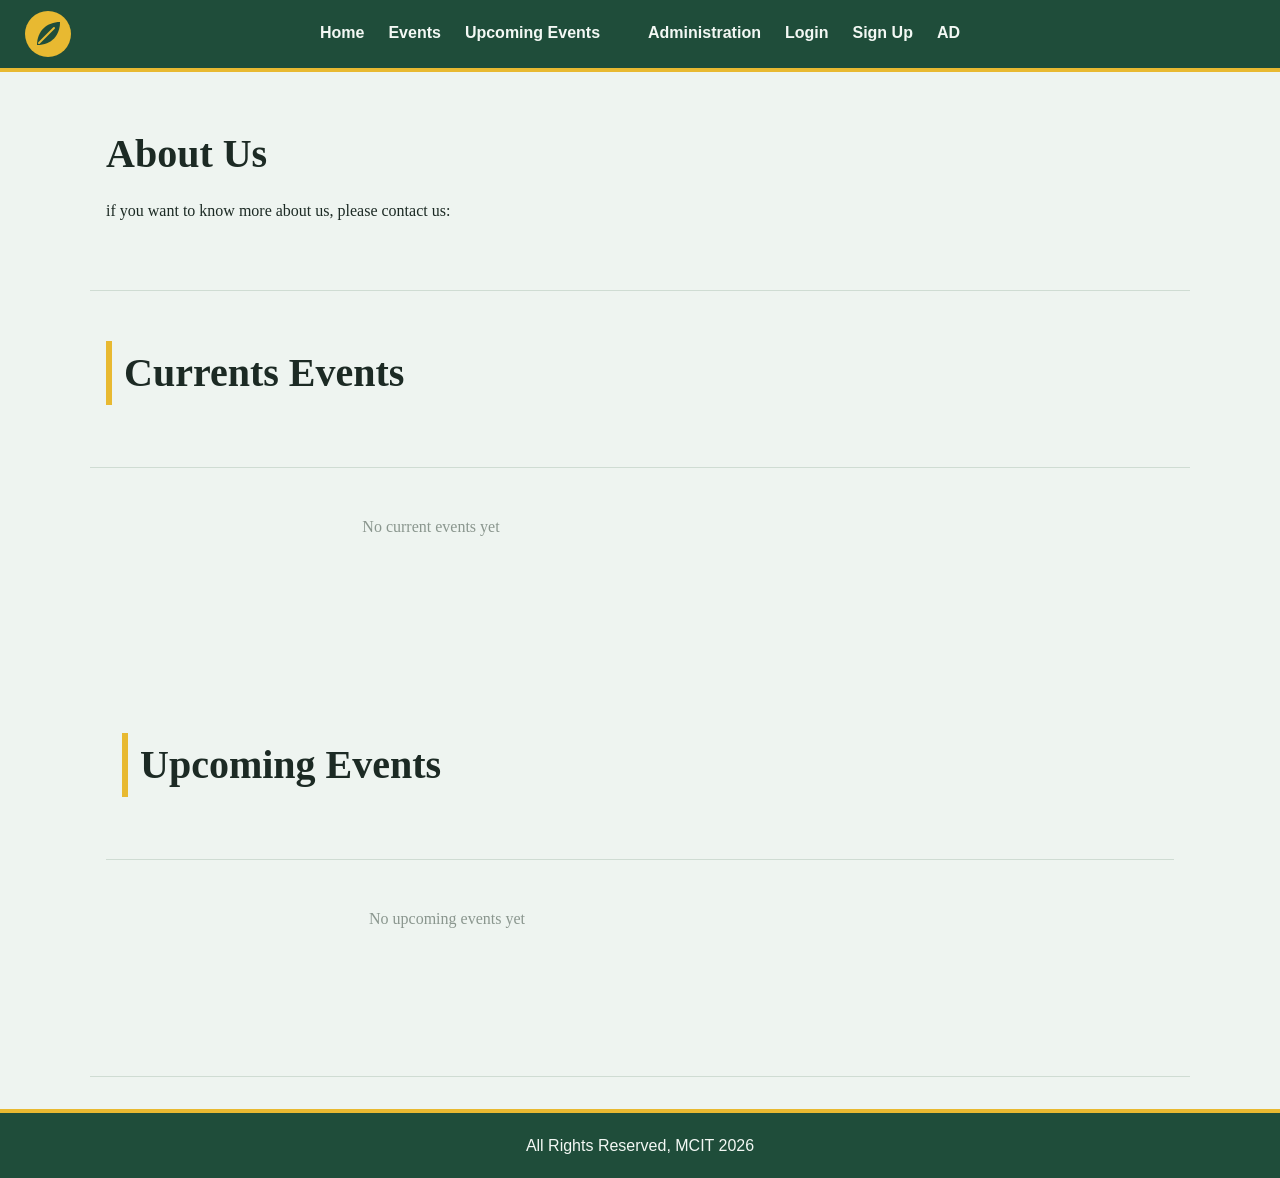
<file: index.html>
<!DOCTYPE html>
<html lang="en">
<head>
    <meta charset="UTF-8">
    <meta name="viewport" content="width=device-width, initial-scale=1.0">
        <link rel="stylesheet" href="index.css">
    <title>MCIT Home</title>
</head>
<body>

    <header>
   <img src="logo.svg" alt="Logo" class="logo">
    <nav class="nav_main">
        <ul>
                <li><a href="index.html">Home</a></li>
                <li><a href="Events.html"> Events</a></li>
                <li><a href="upcoming_events"> Upcoming Events<a></li>
                <li><a href="administration_login.html"> Administration</a></li>
                <li><a href="login.html"> Login</a></li>
                <li><a href="signup.html"> Sign Up</a></li>
                <li><a href="administration.html"> AD</a></li>
        </ul>
    </nav>
   </header>

   <br> <br> <br> <br>

  <Section class="about_us"> 
  <h1>About Us</h1>
<p> if you want to know more about us, please contact us: </p>
</Section>

<br> <br> <br> <br>

<section class="events">
    <h1>Currents Events</h1>
</section>
<div id="currentContainer" class="container"></div>
<section class="upcoming_events">

<section class="upcoming_events">
    <h1>Upcoming Events</h1>
</section>
<div id="upcomingContainer" class="container"></div>
</section>


<script src="events-store.js"></script>
<script src="index.js"></script>


<footer>
    <br> <br> <p><h2> All Rights Reserved, MCIT 2026 </h2></p>
</footer>

    <script src="events-store.js"></script>
    <script src="home.js"></script>
    <script src="index.js"></script>
</body>

</body>
</html>
</file>
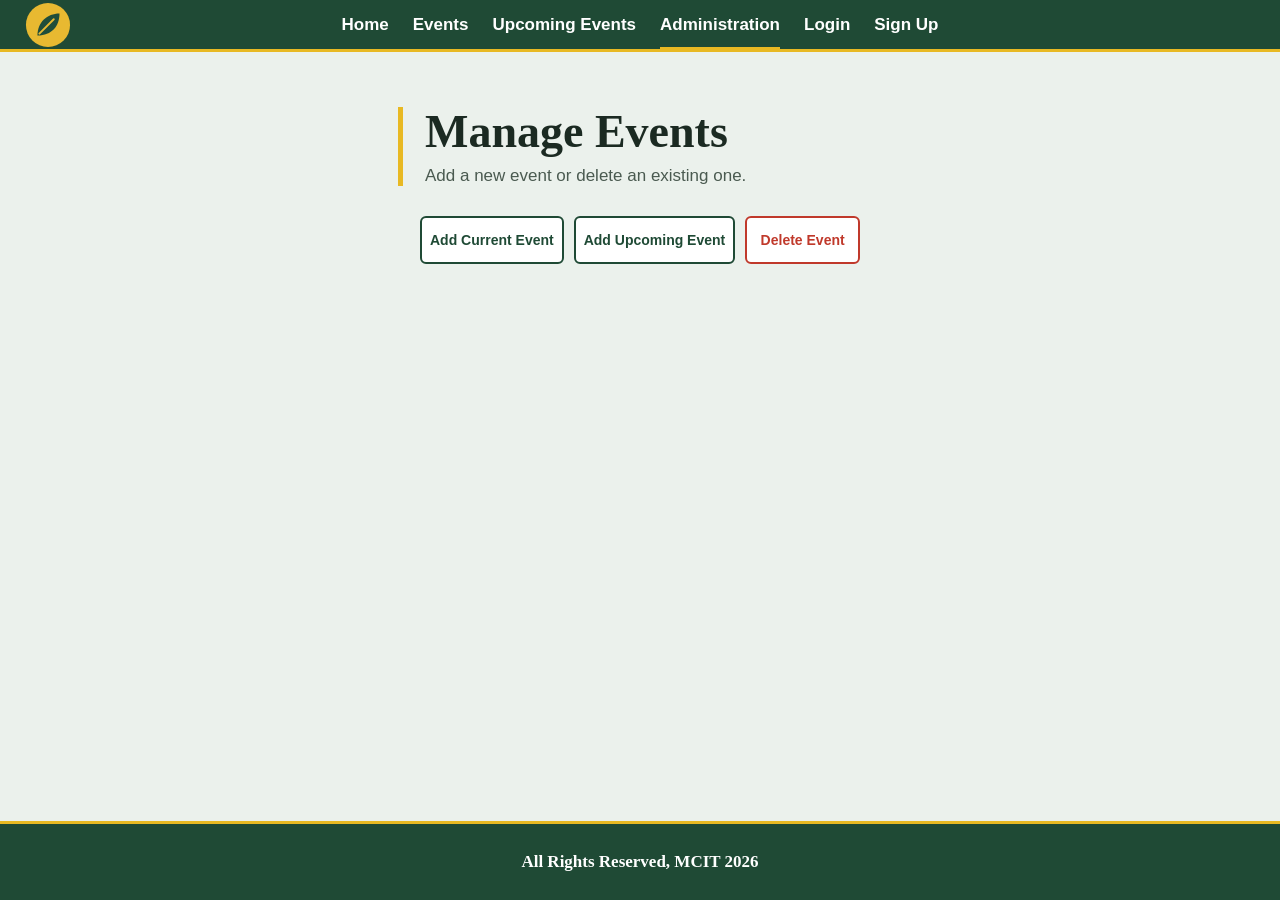
<file: administration.html>
<!DOCTYPE html>
<html lang="en">
<head>
    <meta charset="UTF-8">
    <meta name="viewport" content="width=device-width, initial-scale=1.0">
    <link rel="stylesheet" href="administration.css">
    <title>MCIT Administration</title>
</head>

<body>

    <header class="site-header">
        <img src="logo.svg" alt="Logo" class="logo">
        <nav class="nav_main">
            <ul>
                <li><a href="index.html">Home</a></li>
                <li><a href="Events.html">Events</a></li>
                <li><a href="upcoming_events.html">Upcoming Events</a></li>
                <li><a href="administration.html" class="active">Administration</a></li>
                <li><a href="login.html">Login</a></li>
                <li><a href="signup.html">Sign Up</a></li>
            </ul>
        </nav>
    </header>

    <main>
        <div class="page-wrap">
            <div class="page-title">
                <h1>Manage Events</h1>
                <p>Add a new event or delete an existing one.</p>
            </div>

            <div class="type-choice">
                <a href="administration_current_events.html" class="type-btn">Add Current Event</a>
                <a href="administration_upcoming_events.html" class="type-btn">Add Upcoming Event</a>
                <a href="administration_delete_events.html" class="type-btn delete"> Delete Event</a>
            </div>
        </div>
    </main>

    <footer class="site-footer">
        <h2>All Rights Reserved, MCIT 2026</h2>
    </footer>
 <script src="administration.js"></script>
</body>
</html>
</file>
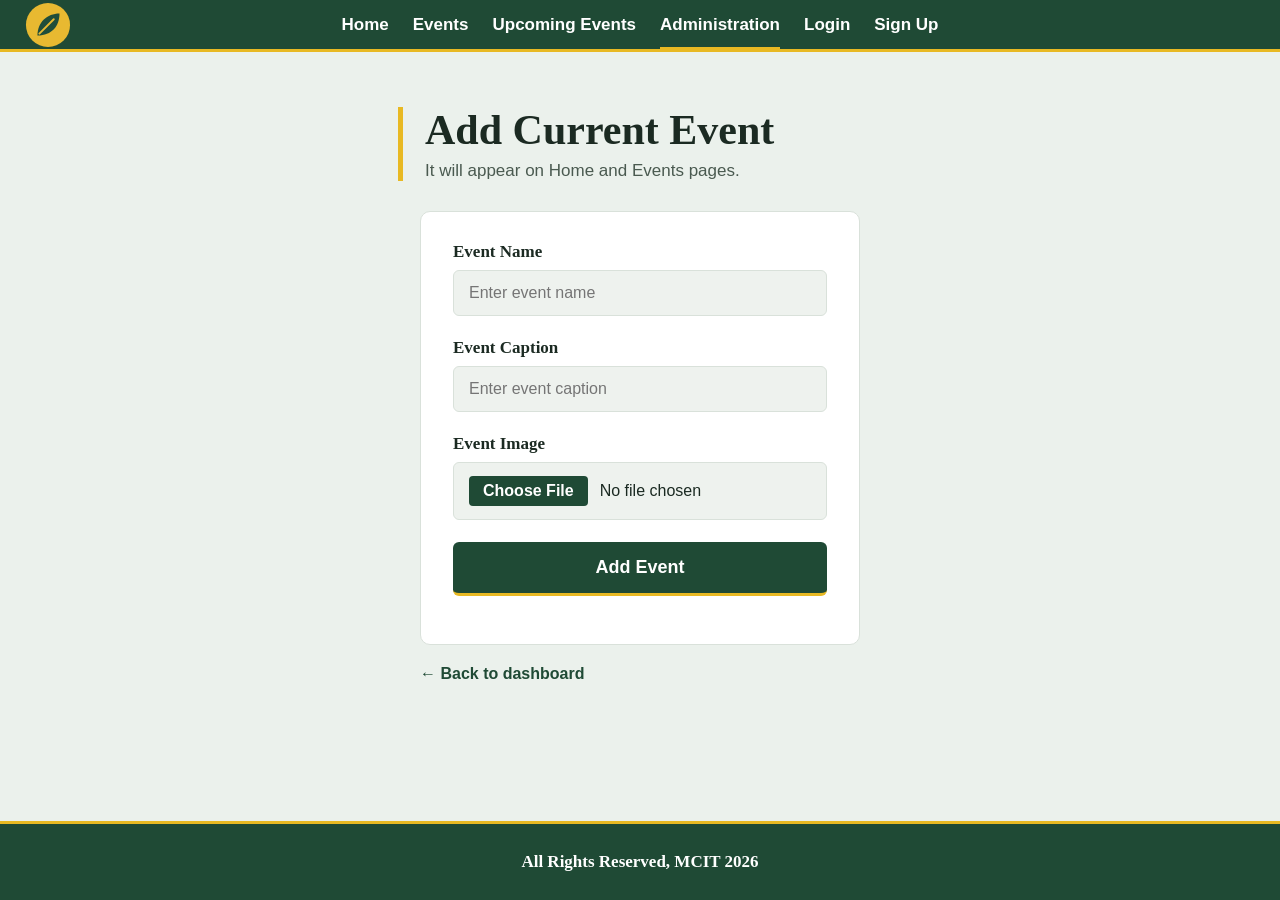
<file: administration_current_events.html>
<!DOCTYPE html>
<html lang="en">
<head>
    <meta charset="UTF-8">
    <meta name="viewport" content="width=device-width, initial-scale=1.0">
    <link rel="stylesheet" href="administration_current_events.css">
    <title>MCIT Add Current Event</title>
</head>

<body>

    <header class="site-header">
        <img src="logo.svg" alt="Logo" class="logo">
        <nav class="nav_main">
            <ul>
                <li><a href="index.html">Home</a></li>
                <li><a href="Events.html">Events</a></li>
                <li><a href="upcoming_events.html">Upcoming Events</a></li>
                <li><a href="administration.html" class="active">Administration</a></li>
                <li><a href="login.html">Login</a></li>
                <li><a href="signup.html">Sign Up</a></li>
            </ul>
        </nav>
    </header>

    <main>
        <div class="page-wrap">
            <div class="page-title">
                <h1>Add Current Event</h1>
                <p>It will appear on Home and Events pages.</p>
            </div>

            <form id="eventForm" class="card">
                <label for="name">Event Name</label>
                <input type="text" id="name" placeholder="Enter event name" required>

                <label for="caption">Event Caption</label>
                <input type="text" id="caption" placeholder="Enter event caption" required>

                <label for="image">Event Image</label>
                <input type="file" id="image" accept="image/*" required>

                <button type="submit" class="btn">Add Event</button>
                <p id="msg"></p>
            </form>

            <a href="administration.html" class="back-link">← Back to dashboard</a>
        </div>
    </main>

    <footer class="site-footer">
        <h2>All Rights Reserved, MCIT 2026</h2>
    </footer>

    <script src="events-store.js"></script>
    <script src="administration_current_events.js"></script>
</body>
</html>
</file>
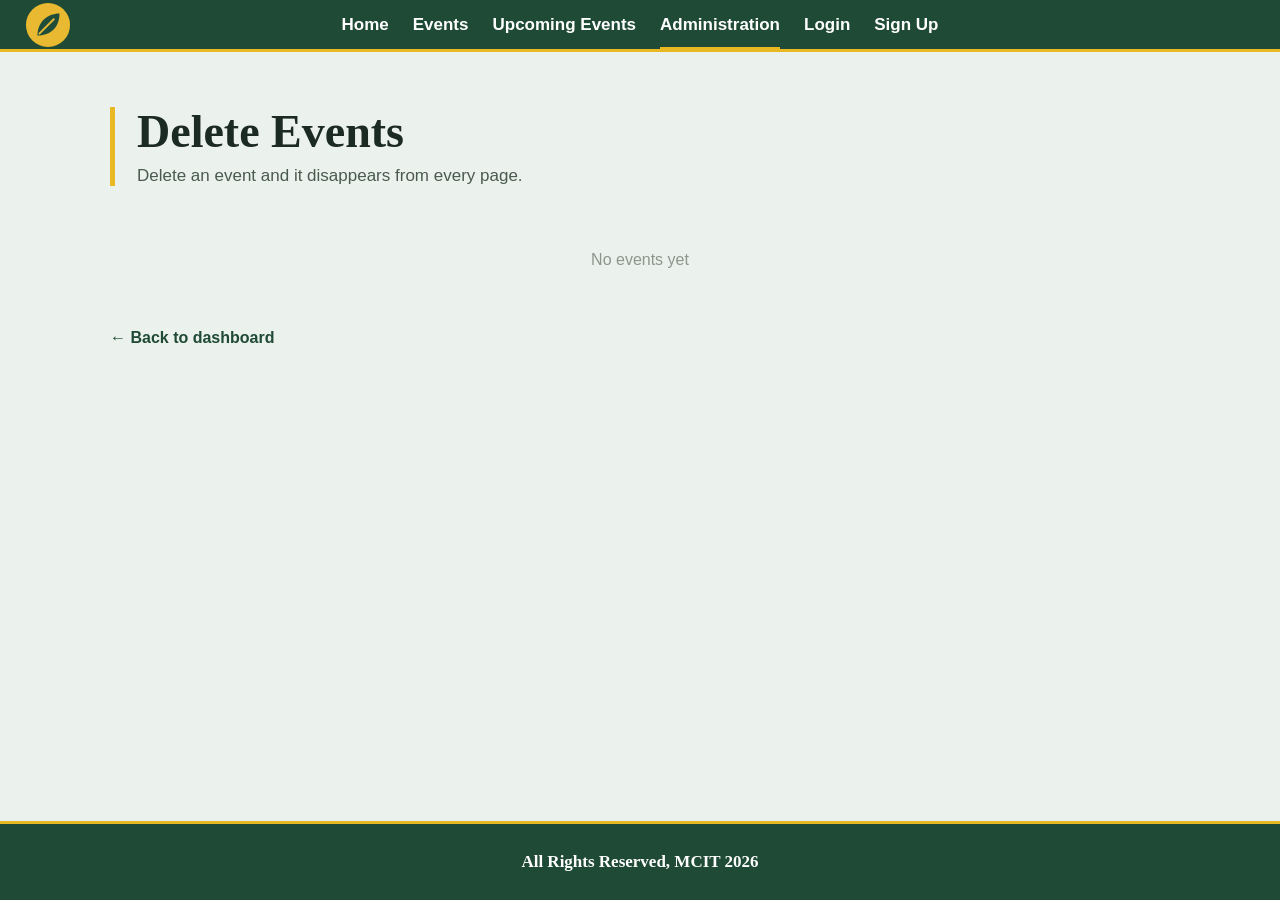
<file: administration_delete_events.html>
<!DOCTYPE html>
<html lang="en">
<head>
    <meta charset="UTF-8">
    <meta name="viewport" content="width=device-width, initial-scale=1.0">
    <link rel="stylesheet" href="administration_delete_events.css">
    <title>MCIT Delete Events</title>
</head>

<body>

    <header class="site-header">
        <img src="logo.svg" alt="Logo" class="logo">
        <nav class="nav_main">
            <ul>
                <li><a href="index.html">Home</a></li>
                <li><a href="Events.html">Events</a></li>
                <li><a href="upcoming_events.html">Upcoming Events</a></li>
                <li><a href="administration.html" class="active">Administration</a></li>
                <li><a href="login.html">Login</a></li>
                <li><a href="signup.html">Sign Up</a></li>
            </ul>
        </nav>
    </header>

    <main>
        <div class="page-title">
            <h1>Delete Events</h1>
            <p>Delete an event and it disappears from every page.</p>
        </div>

        <div id="eventsContainer" class="events-grid"></div>

        <a href="administration.html" class="back-link">← Back to dashboard</a>
    </main>

    <footer class="site-footer">
        <h2>All Rights Reserved, MCIT 2026</h2>
    </footer>

    <script src="events-store.js"></script>
    <script src="administration_delete_events.js"></script>
</body>
</html>
</file>
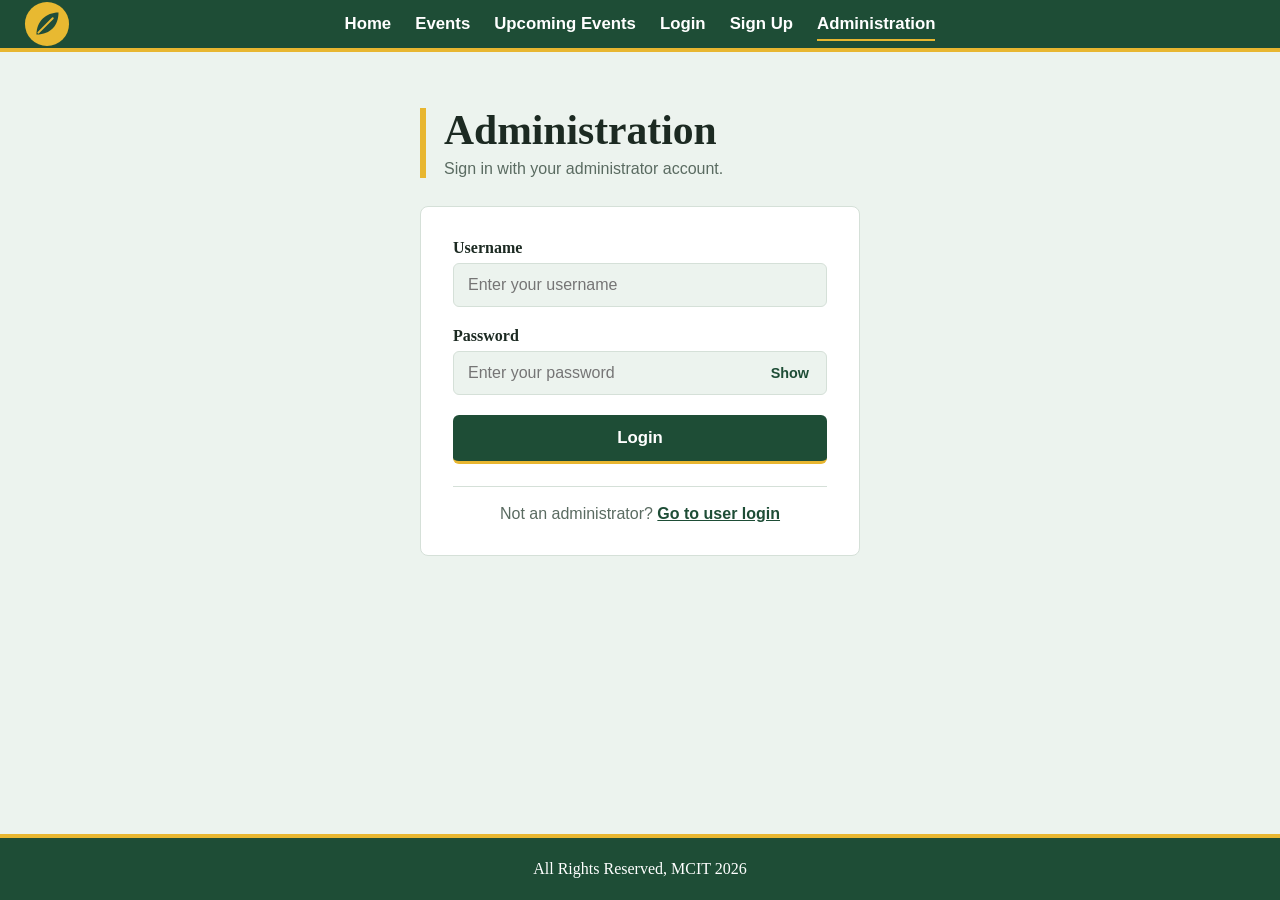
<file: administration_login.html>
<!DOCTYPE html>
<html lang="en">
<head>
    <meta charset="UTF-8">
    <meta name="viewport" content="width=device-width, initial-scale=1.0">
    <link rel="stylesheet" href="administration_login.css">
    <title>MCIT Administration Login</title>
</head>
<body>

<header>
    <a href="index.html"><img src="logo.svg" alt="MCIT logo" class="logo"></a>
    <nav class="nav_main">
        <ul>
            <li><a href="index.html">Home</a></li>
            <li><a href="Events.html">Events</a></li>
            <li><a href="upcoming_events.html">Upcoming Events</a></li>
            <li><a href="login.html">Login</a></li>
            <li><a href="signup.html">Sign Up</a></li>
            <li><a href="administration_login.html" aria-current="page">Administration</a></li>
        </ul>
    </nav>
</header>

<main>
    <div class="page-title">
        <h1>Administration</h1>
        <p>Sign in with your administrator account.</p>
    </div>

    <form class="login-form" method="post" action="#">
        <div class="field">
            <label for="username">Username</label>
            <input type="text" id="username" name="name" placeholder="Enter your username" autocomplete="username" required>
        </div>

        <div class="field">
            <label for="password">Password</label>
            <div class="password-wrap">
                <input type="password" id="password" name="password" placeholder="Enter your password" autocomplete="current-password" required>
                <button type="button" class="toggle-pass" id="togglePass" aria-label="Show password">Show</button>
            </div>
        </div>

        <input type="submit" value="Login">

        <p class="form-note">Not an administrator? <a href="login.html">Go to user login</a></p>
    </form>
</main>

<footer>
    <h2>All Rights Reserved, MCIT 2026</h2>
</footer>

<script src="administration_login.js"></script>

</body>
</html>
</file>
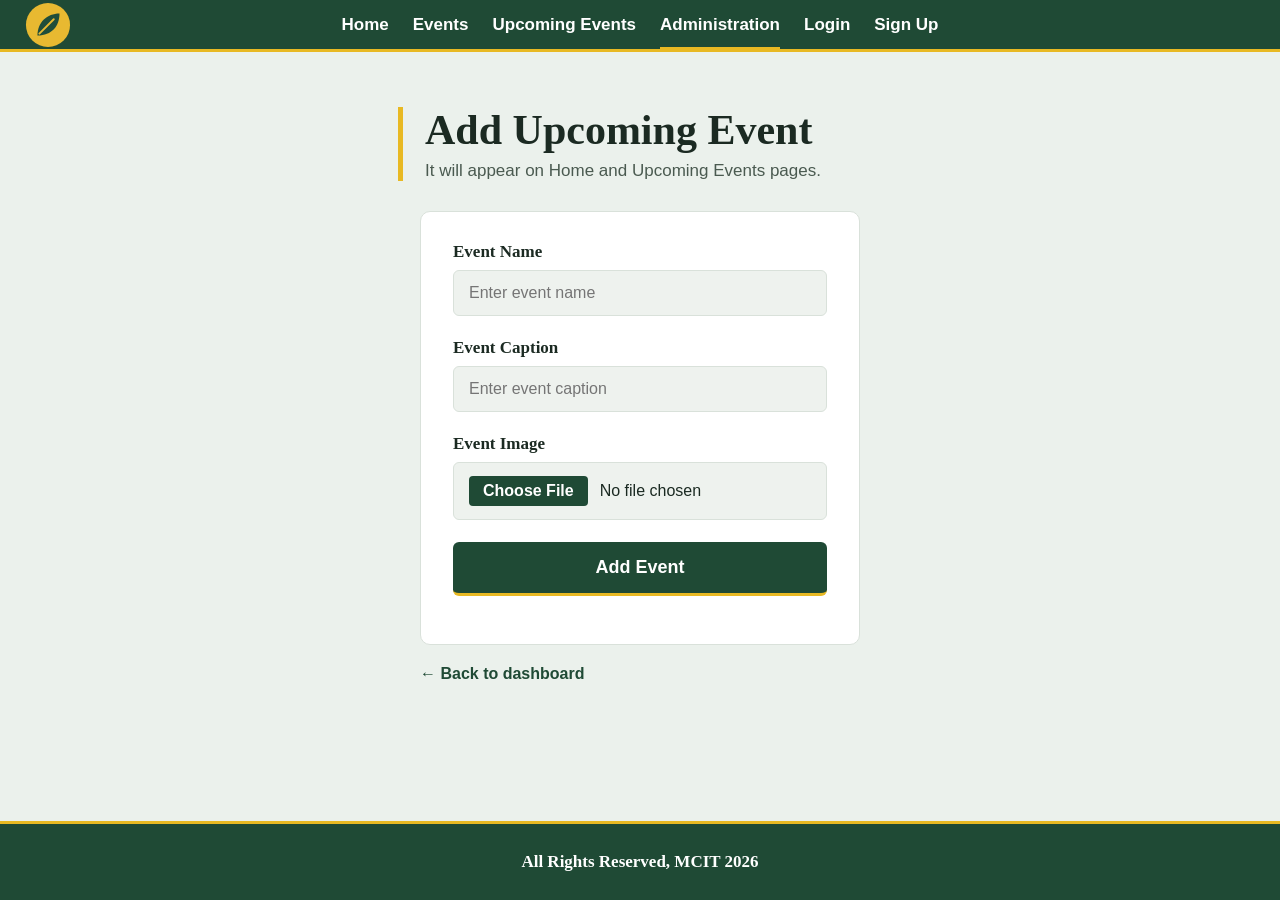
<file: administration_upcoming_events.html>
<!DOCTYPE html>
<html lang="en">
<head>
    <meta charset="UTF-8">
    <meta name="viewport" content="width=device-width, initial-scale=1.0">
    <link rel="stylesheet" href="administration_upcoming_events.css">
    <title>MCIT Add Upcoming Event</title>
</head>

<body>

    <header class="site-header">
        <img src="logo.svg" alt="Logo" class="logo">
        <nav class="nav_main">
            <ul>
                <li><a href="index.html">Home</a></li>
                <li><a href="Events.html">Events</a></li>
                <li><a href="upcoming_events.html">Upcoming Events</a></li>
                <li><a href="administration.html" class="active">Administration</a></li>
                <li><a href="login.html">Login</a></li>
                <li><a href="signup.html">Sign Up</a></li>
            </ul>
        </nav>
    </header>

    <main>
        <div class="page-wrap">
            <div class="page-title">
                <h1>Add Upcoming Event</h1>
                <p>It will appear on Home and Upcoming Events pages.</p>
            </div>

            <form id="eventForm" class="card">
                <label for="name">Event Name</label>
                <input type="text" id="name" placeholder="Enter event name" required>

                <label for="caption">Event Caption</label>
                <input type="text" id="caption" placeholder="Enter event caption" required>

                <label for="image">Event Image</label>
                <input type="file" id="image" accept="image/*" required>

                <button type="submit" class="btn">Add Event</button>
                <p id="msg"></p>
            </form>

            <a href="administration.html" class="back-link">← Back to dashboard</a>
        </div>
    </main>

    <footer class="site-footer">
        <h2>All Rights Reserved, MCIT 2026</h2>
    </footer>

    <script src="events-store.js"></script>
    <script src="administration_upcoming_events.js"></script>
</body>
</html>
</file>
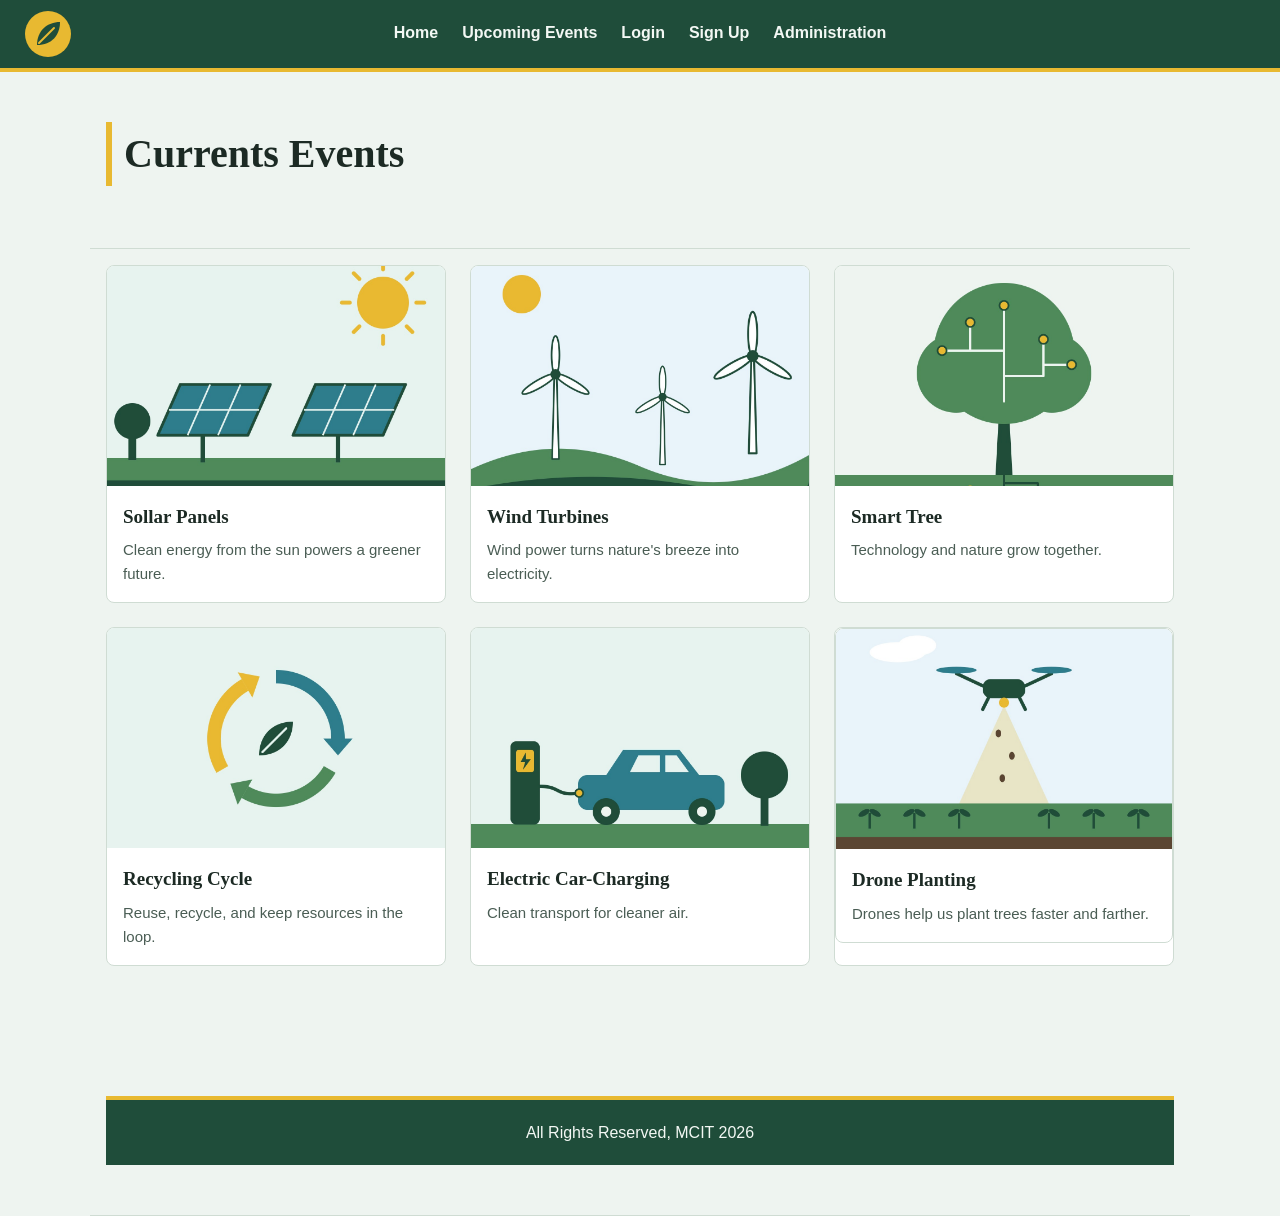
<file: events.html>
<!DOCTYPE html>
<html lang="en">
<head>
    <meta charset="UTF-8">
    <meta name="viewport" content="width=device-width, initial-scale=1.0">
            <link rel="stylesheet" href="index.css">
    <title>MCIT Current Events</title>
</head>
<body>
    
    <header>
   <img src="logo.svg" alt="Logo" class="logo">
    <nav class="nav_main">
        <ul>
                <li><a href="index.html"> Home</a></li>
                <li><a href="upcoming_events"> Upcoming Events<a></a> 
                <li><a href="login.html"> Login</a></li>
                <li><a href="signup.html"> Sign Up</a></li>
                <li><a href="administration_login.html"> Administration</a></li>
        </ul>
    </nav>
    </header>

<!-- Current Events -->

<section class="events">

    <h1>Currents Events</h1>

</section>
      <div class="container">
    <div class="ss">
        <a href="gallery.html">
  <img src="01-solar-panels.jpg" alt="Main Galleries">
</a>
        <div class="info">
         <h3>Sollar Panels</h3>
         <p>Clean energy from the sun powers a greener future.</p>
       </div>
    </div>
    <div class="ss">
        <a href="gallery.html">
  <img src="02-wind-turbines.jpg" alt="Tutankhamun Hall">
</a>
        <div class="info">
         <h3>Wind Turbines</h3>
         <p>Wind power turns nature's breeze into electricity.</p>
       </div>
    </div>
    
    <div class="ss">
          <a href="gallery.html">
  <img src="03-smart-tree.jpg" alt="The Grand Staircase">
</a>
        <div class="info">
         <h3>Smart Tree</h3>
         <p> Technology and nature grow together.</p>
       </div>
    </div>
    <div class="ss">
           <a href="gallery.html">
  <img src="04-recycling-cycle.jpg" alt="Khufu Boat Museum">
</a>
        <div class="info">
         <h3>Recycling Cycle</h3>
         <p>Reuse, recycle, and keep resources in the loop.</p>
       </div>
    </div>
    <div class="ss">
         <a href="gallery.html">
  <img src="05-electric-car-charging.jpg" alt="Grand Hall – Ramses II">
</a>
        <div class="info">
         <h3>Electric Car-Charging</h3>
         <p>Clean transport for cleaner air.</p>
       </div>
    </div>
    <div class="ss">
         <a href="gallery.html">

</a>
 
    <div class="ss">
        <a href="gallery.html">
  <img src="06-drone-planting.jpg" alt="Main Galleries">
</a>
        <div class="info">
         <h3>Drone Planting</h3>
         <p>Drones help us plant trees faster and farther.</p>
       </div>
    </div>

    </div>
</div>
<br> <br> <br> <br> 

<section class="upcoming_events">



<footer>
    <br> <br> <p><h2> All Rights Reserved, MCIT 2026 </h2></p>
</footer>

</body>
</html>
</file>
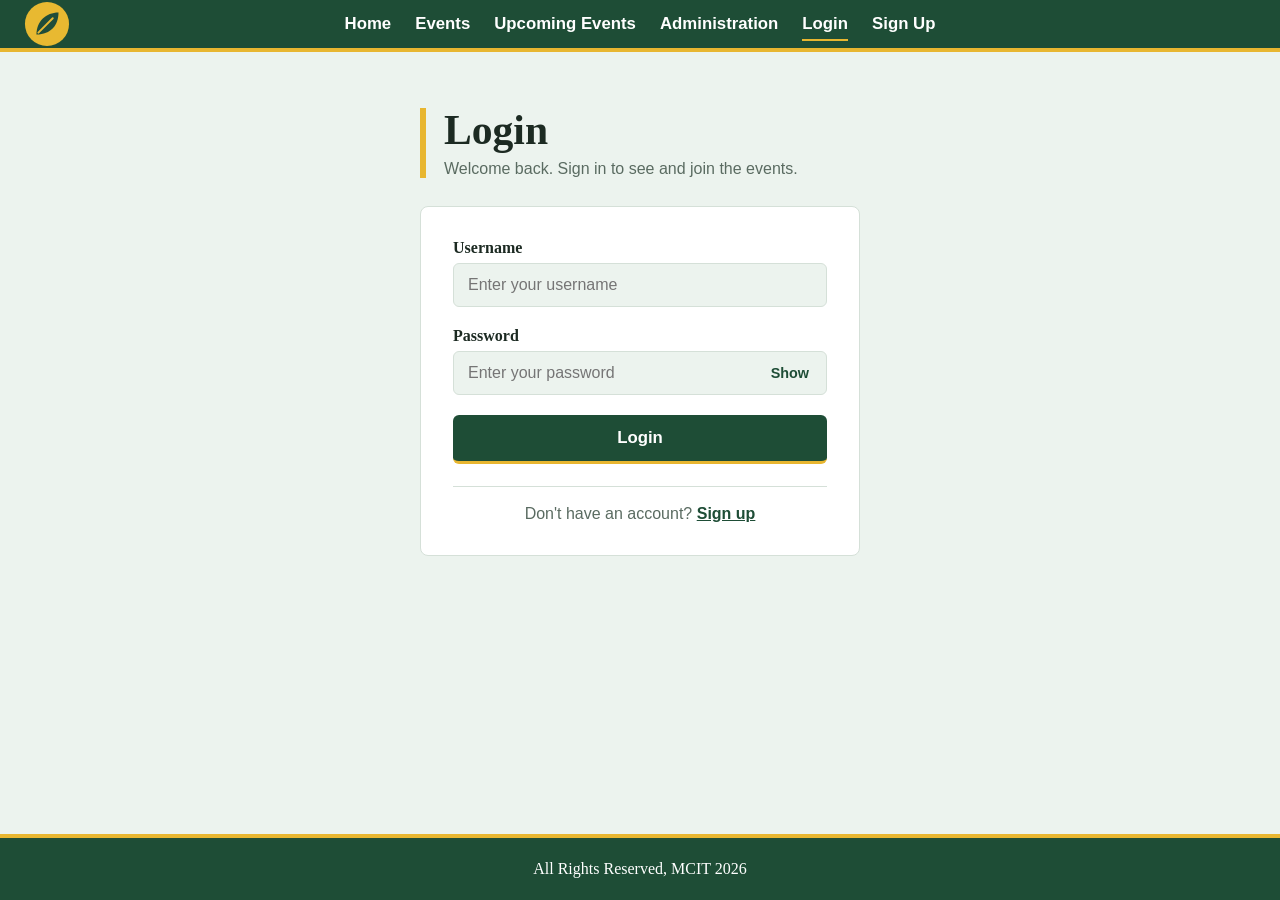
<file: login.html>
<!DOCTYPE html>
<html lang="en">
<head>
    <meta charset="UTF-8">
    <meta name="viewport" content="width=device-width, initial-scale=1.0">
    <link rel="stylesheet" href="login.css">
    <title>MCIT Login</title>
</head>
<body>

<header>
    <a href="index.html"><img src="logo.svg" alt="MCIT logo" class="logo"></a>
    <nav class="nav_main">
        <ul>
            <li><a href="index.html">Home</a></li>
            <li><a href="Events.html">Events</a></li>
            <li><a href="upcoming_events.html">Upcoming Events</a></li>
            <li><a href="administration_login.html">Administration</a></li>
            <li><a href="login.html" aria-current="page">Login</a></li>
            <li><a href="signup.html">Sign Up</a></li>
        </ul>
    </nav>
</header>

<main>
    <div class="page-title">
        <h1>Login</h1>
        <p>Welcome back. Sign in to see and join the events.</p>
    </div>

    <form class="login-form" method="post" action="#">
        <div class="field">
            <label for="username">Username</label>
            <input type="text" id="username" name="name" placeholder="Enter your username" autocomplete="username" required>
        </div>

        <div class="field">
            <label for="password">Password</label>
            <div class="password-wrap">
                <input type="password" id="password" name="password" placeholder="Enter your password" autocomplete="current-password" required>
                <button type="button" class="toggle-pass" id="togglePass" aria-label="Show password">Show</button>
            </div>
        </div>

        <input type="submit" value="Login">

        <p class="form-note">Don't have an account? <a href="signup.html">Sign up</a></p>
    </form>
</main>

<footer>
    <h2>All Rights Reserved, MCIT 2026</h2>
</footer>

<script src="login.js"></script>

</body>
</html>
</file>
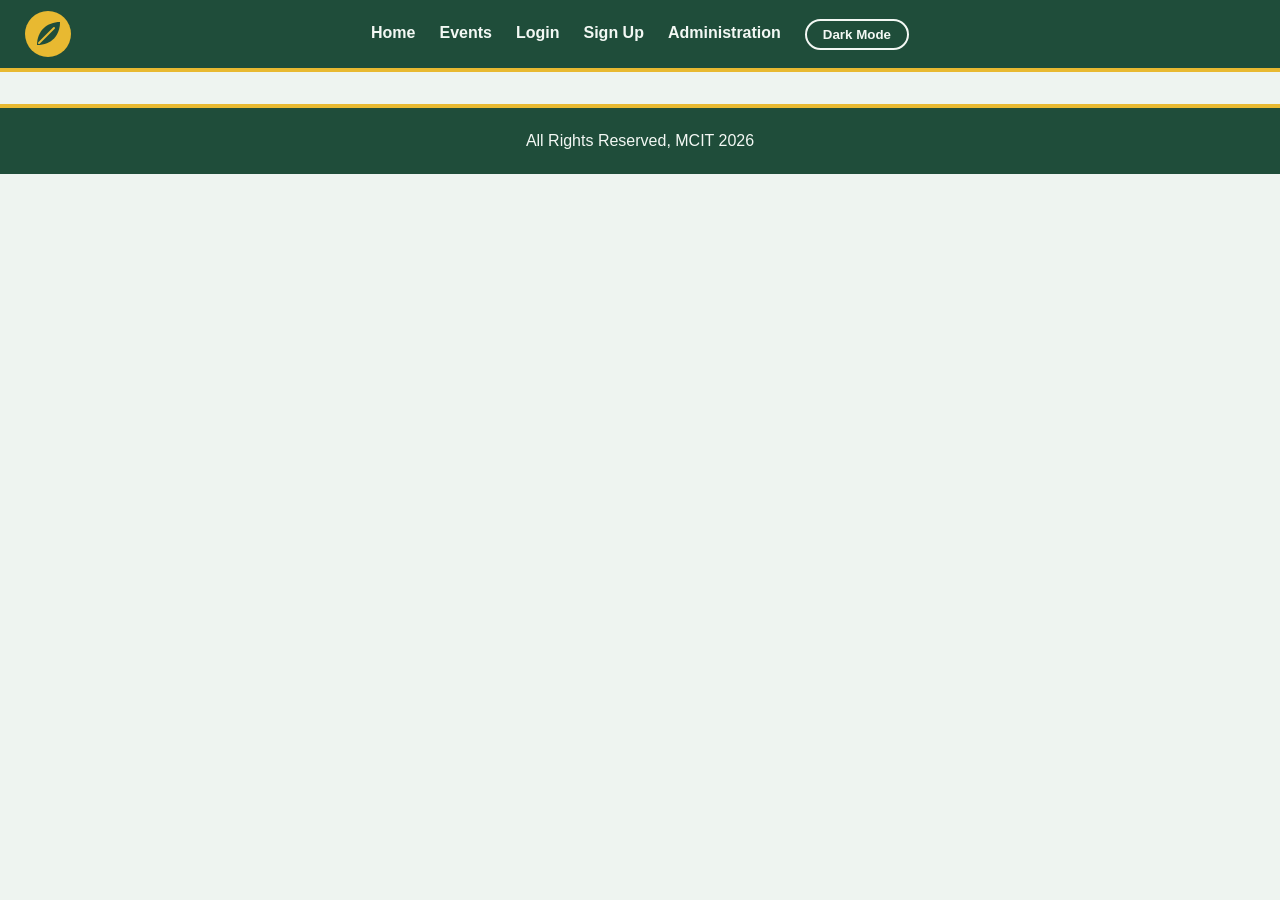
<file: upcoming_events.html>
<!DOCTYPE html>
<html lang="en">
<head>
    <meta charset="UTF-8">
    <meta name="viewport" content="width=device-width, initial-scale=1.0">
            <link rel="stylesheet" href="index.css">
    <title>MCIT Upcoming Events</title>
</head>
<body>
    
    <header>
   <img src="logo.svg" alt="Logo" class="logo">
    <nav class="nav_main">
        <ul>
                <li><a href="index.html"> Home</a></li>
                <li><a href="Events.html"> Events</a></li>
                <li><a href="login.html"> Login</a></li>
                <li><a href="signup.html"> Sign Up</a></li>
                <li><a href="administration_login.html"> Administration</a></li>
        </ul>
         <button class="modebutton"> Dark Mode </button>
    </nav>
    </header>

 

<footer>
    <br> <br> <p><h2> All Rights Reserved, MCIT 2026 </h2></p>
</footer>

</body>
</html>
</file>
<file: index.css>
* {
  box-sizing: border-box;
  margin: 0;
  padding: 0;
}

body {
  font-family: Georgia, "Times New Roman", serif;
  font-size: 16px;
  line-height: 1.6;
  color: #1c2a24;
  background-color: #eef4f0;
}

br {
  display: none;
}

img {
  display: block;
  max-width: 100%;
}

h1 {
  font-size: 40px;
  margin-bottom: 12px;
}

h3 {
  font-size: 19px;
  margin-bottom: 6px;
}

p {
  max-width: 650px;
  margin-bottom: 16px;
}

header {
  position: sticky;  
  top: 0;
  z-index: 100;
  display: grid;
  grid-template-columns: 1fr auto 1fr; 
  align-items: center;
  gap: 16px;
  padding: 10px 24px;
  background-color: #1f4d3a;
  color: #f3f8f4;
  border-bottom: 4px solid #e8b931;
}

.logo {
  justify-self: start;
  display: flex;
  align-items: center;
  gap: 10px;
  font-size: 24px;
  font-weight: bold;
  letter-spacing: 1px;
  text-decoration: none;
  color: #f3f8f4;
}

.logo img {
  width: 40px;
  height: 40px;
}

.nav_main {
  display: flex;
  flex-wrap: wrap;           
  justify-content: center;
  align-items: center;
  gap: 8px 24px;
}

.nav_main ul {
  display: flex;
  flex-wrap: wrap;
  justify-content: center;
  gap: 4px 24px;
  list-style: none;
}

.nav_main a {
  display: inline-block;
  padding: 5px 0;
  font-family: Arial, sans-serif;
  font-weight: bold;
  text-decoration: none;
  color: #f3f8f4;
  border-bottom: 2px solid transparent;
}

.nav_main a:hover {
  border-bottom: 2px solid #e8b931;
}

.modebutton {
  padding: 6px 16px;
  font-family: Arial, sans-serif;
  font-weight: bold;
  color: #f3f8f4;
  background-color: transparent;
  border: 2px solid #f3f8f4;
  border-radius: 20px;
  cursor: pointer;
}

.modebutton:hover {
  background-color: #e8b931;
  border-color: #e8b931;
  color: #1c2a24;
}

section {
  width: 100%;
  max-width: 1100px;
  margin: 0 auto;
  padding: 50px 16px;
}

p > h3 {
  display: inline-block;
  font-family: Arial, sans-serif;
  font-weight: normal;
  font-size: 18px;
  color: #4a5d54;
}

.about_us,
.events,
.upcoming_events {
  border-bottom: 1px solid #cfdcd3;
}

.events h1,
.upcoming_events h1 {
  padding-left: 12px;
  border-left: 6px solid #e8b931;
}

.haneen .h {
  color: #4a5d54;
}

.container {
  display: grid;
  grid-template-columns: repeat(auto-fit, minmax(260px, 1fr)); 
  gap: 24px;
  width: 100%;
  max-width: 1100px;
  margin: 0 auto;
  padding: 16px 16px 48px;
}

.ss {
  overflow: hidden;
  background-color: #ffffff;
  border: 1px solid #cfdcd3;
  border-radius: 8px;
}

.ss:not(:has(img)) {
  display: none;
}

.ss img {
  width: 100%;
  height: 220px;
  object-fit: cover;  
}

.info {
  padding: 16px;
}

.info p {
  margin: 0;
  font-family: Arial, sans-serif;
  font-size: 15px;
  color: #4a5d54;
}

footer {
  margin-top: 32px;
  padding: 20px 16px;
  text-align: center;
  background-color: #1f4d3a;
  color: #f3f8f4;
  border-top: 4px solid #e8b931;
}

footer p {
  max-width: none;
  margin: 0;
}

footer h2 {
  font-family: Arial, sans-serif;
  font-size: 16px;
  font-weight: normal;
}


/* ---------- Login page (login.html) ---------- */

/* Page layout: header on top, form in the middle, footer at the bottom */
.auth-page {
  display: flex;
  flex-direction: column;
  min-height: 100vh;
}

.auth {
  flex: 1;
  display: flex;
  justify-content: center;
  align-items: center;
  padding: 40px 16px;
}

/* The form card */
.login-form {
  width: 100%;
  max-width: 420px;
  padding: 32px 28px;
  background-color: #ffffff;
  border: 1px solid #cfdcd3;
  border-top: 6px solid #e8b931;
  border-radius: 8px;
}

.login-form h1 {
  font-size: 30px;
  text-align: center;
  margin-bottom: 4px;
}

.form-note {
  margin: 0 auto 24px;
  text-align: center;
  font-family: Arial, sans-serif;
  color: #4a5d54;
}

/* One field = label + input */
.form-group {
  margin-bottom: 18px;
}

.form-group label {
  display: block;
  margin-bottom: 6px;
  font-family: Arial, sans-serif;
  font-size: 14px;
  font-weight: bold;
}

.login-form input[type="text"],
.login-form input[type="password"] {
  width: 100%;
  padding: 12px 14px;
  font-family: Arial, sans-serif;
  font-size: 16px;
  color: #1c2a24;
  background-color: #eef4f0;
  border: 2px solid #cfdcd3;
  border-radius: 6px;
}

/* When the user clicks inside a field */
.login-form input[type="text"]:focus,
.login-form input[type="password"]:focus {
  outline: none;
  background-color: #ffffff;
  border-color: #1f4d3a;
  box-shadow: 0 0 0 3px rgba(232, 185, 49, 0.5);
}

/* "Show password" checkbox */
.show-password {
  display: flex;
  align-items: center;
  gap: 8px;
  margin-bottom: 20px;
  font-family: Arial, sans-serif;
  font-size: 14px;
  cursor: pointer;
}

/* Login button */
.form-button {
  width: 100%;
  padding: 12px;
  font-family: Arial, sans-serif;
  font-size: 17px;
  font-weight: bold;
  color: #f3f8f4;
  background-color: #1f4d3a;
  border: 2px solid #1f4d3a;
  border-radius: 6px;
  cursor: pointer;
}

.form-button:hover {
  background-color: #e8b931;
  border-color: #e8b931;
  color: #1c2a24;
}

.form-button:focus-visible {
  outline: 3px solid #e8b931;
  outline-offset: 3px;
}

/* "Don't have an account?" line */
.form-link {
  max-width: none;
  margin: 18px 0 0;
  text-align: center;
  font-family: Arial, sans-serif;
  font-size: 15px;
}

.form-link a {
  color: #2e7d8c;
  font-weight: bold;
}


@media (max-width: 900px) {
  header {
    display: flex;
    flex-direction: column;
    align-items: center;
    gap: 8px;
    text-align: center;
  }

  .logo {
    justify-self: auto;
  }
}

@media (max-width: 600px) {
  h1 {
    font-size: 30px;
  }

  section {
    padding: 36px 16px;
  }

  .nav_main {
    flex-direction: column; 
    width: 100%;
  }

  .nav_main ul {
    flex-direction: column;
    align-items: center;
    gap: 0;
  }

  .nav_main a {
    padding: 8px 0;  
  }

  .container {
    grid-template-columns: 1fr; 
  }

  .ss img {
    height: 200px;
  }

  /* Login form on phones */
  .auth {
    padding: 24px 12px;
  }

  .login-form {
    padding: 24px 18px;
  }
}


body.dark-mode {
  color: #e4efe8;
  background-color: #0f1f1a;
}

body.dark-mode header,
body.dark-mode footer {
  background-color: #0a1511;
  border-color: #6fd0a0;
}

body.dark-mode .nav_main a:hover {
  border-bottom-color: #6fd0a0;
}

body.dark-mode .modebutton:hover {
  background-color: #6fd0a0;
  border-color: #6fd0a0;
}

body.dark-mode .about_us,
body.dark-mode .events,
body.dark-mode .upcoming_events {
  border-bottom-color: #28423a;
}

body.dark-mode .events h1,
body.dark-mode .upcoming_events h1 {
  border-left-color: #6fd0a0;
}

body.dark-mode .ss {
  background-color: #172b24;
  border-color: #28423a;
}

body.dark-mode p > h3,
body.dark-mode .info p,
body.dark-mode .haneen .h {
  color: #a9bfb2;
}

/* Login form in dark mode */
body.dark-mode .login-form {
  background-color: #172b24;
  border-color: #28423a;
  border-top-color: #6fd0a0;
}

body.dark-mode .form-note {
  color: #a9bfb2;
}

body.dark-mode .login-form input[type="text"],
body.dark-mode .login-form input[type="password"] {
  color: #e4efe8;
  background-color: #0f1f1a;
  border-color: #28423a;
}

body.dark-mode .login-form input[type="text"]:focus,
body.dark-mode .login-form input[type="password"]:focus {
  border-color: #6fd0a0;
  box-shadow: 0 0 0 3px rgba(111, 208, 160, 0.35);
}

body.dark-mode .form-button {
  color: #0a1511;
  background-color: #6fd0a0;
  border-color: #6fd0a0;
}

body.dark-mode .form-button:hover {
  background-color: #e8b931;
  border-color: #e8b931;
}

body.dark-mode .form-link a {
  color: #6fd0a0;
}




/* to view the events added */

.home-section {
    max-width: 1100px;
    margin: 40px auto;
    padding: 0 20px;
}

.home-section h2 {
    margin-bottom: 20px;
    padding-left: 14px;
    border-left: 5px solid #e8b923;
}

.events-grid {
    display: grid;
    grid-template-columns: repeat(auto-fill, minmax(260px, 1fr));
    gap: 24px;
}

.event-card {
    background: #fff;
    border: 1px solid #d9e1da;
    border-radius: 10px;
    overflow: hidden;
    padding-bottom: 16px;
}

.event-card img {
    display: block;
    width: 100%;
    height: 180px;
    object-fit: cover;
}

.event-card h3 {
    margin: 14px 16px 6px;
    font-size: 20px;
}

.event-card p {
    margin: 0 16px;
    color: #4a5a50;
}

.empty {
    grid-column: 1 / -1;
    padding: 30px;
    text-align: center;
    color: #8a968e;
}



/* Event Cards */
.event-card {
    background: #fff;
    border: 1px solid #d9e1da;
    border-radius: 10px;
    overflow: hidden;
    padding-bottom: 16px;
    width: 260px;
}

.event-card img {
    display: block;
    width: 100%;
    height: 180px;
    object-fit: cover;
}

.event-card h3 {
    margin: 14px 16px 6px;
}

.event-card p {
    margin: 0 16px;
}

.empty {
    padding: 30px;
    text-align: center;
    color: #8a968e;
}
</file>
<file: administration.css>
* {
    box-sizing: border-box;
    margin: 0;
    padding: 0;
}

:root {
    --green: #1f4a35;
    --green-dark: #173a29;
    --gold: #e8b923;
    --bg: #ebf1ec;
    --input-bg: #eef2ee;
    --text: #1b2a22;
}

body {
    font-family: Georgia, "Times New Roman", serif;
    background-color: var(--bg);
    color: var(--text);
    min-height: 100vh;
    display: flex;
    flex-direction: column;
}

/* ---------- Header ---------- */
.site-header {
    position: relative;
    display: flex;
    align-items: center;
    justify-content: center;
    padding: 0 20px;
    height: 52px;
    background-color: var(--green);
    border-bottom: 3px solid var(--gold);
}

.logo {
    position: absolute;
    left: 25px;
    top: 50%;
    transform: translateY(-50%);
    height: 46px;
    width: 46px;
}

.nav_main ul {
    list-style: none;
    display: flex;
    gap: 24px;
}

.nav_main a {
    display: inline-block;
    padding: 14px 0 12px;
    font-family: Arial, Helvetica, sans-serif;
    font-size: 17px;
    font-weight: bold;
    color: #fff;
    text-decoration: none;
    border-bottom: 2px solid transparent;
    transition: border-color 0.2s;
}

.nav_main a:hover,
.nav_main a.active {
    border-bottom-color: var(--gold);
}

/* ---------- Main ---------- */
main {
    flex: 1;
    padding: 55px 20px;
}

.page-wrap {
    width: 100%;
    max-width: 440px;
    margin: 0 auto;
}

.page-title {
    border-left: 5px solid var(--gold);
    padding-left: 22px;
    margin: 0 0 30px -22px;
}

.page-title h1 {
    font-size: 46px;
    line-height: 1.1;
}

.page-title p {
    margin-top: 8px;
    font-family: Arial, Helvetica, sans-serif;
    font-size: 17px;
    color: #4a5a50;
}

/* ---------- الأزرار ---------- */
.type-choice {
    display: flex;
    gap: 10px;
}

.type-btn {
    flex: 1;
    padding: 14px 8px;
    background-color: #fff;
    color: var(--green);
    border: 2px solid var(--green);
    border-radius: 6px;
    font-family: Arial, Helvetica, sans-serif;
    font-size: 14px;
    font-weight: bold;
    text-align: center;
    text-decoration: none;
    white-space: nowrap;
    transition: background-color 0.2s;
}

.type-btn:hover {
    background-color: var(--input-bg);
}

.type-btn.delete {
    color: #c0392b;
    border-color: #c0392b;
}

.type-btn.delete:hover {
    background-color: #fdecea;
}

/* ---------- Footer ---------- */
.site-footer {
    background-color: var(--green);
    border-top: 3px solid var(--gold);
    color: #fff;
    text-align: center;
    padding: 28px 0;
}

.site-footer h2 {
    font-size: 17px;
    font-weight: bold;
}
</file>
<file: administration_current_events.css>
* {
    box-sizing: border-box;
    margin: 0;
    padding: 0;
}

:root {
    --green: #1f4a35;
    --green-dark: #173a29;
    --gold: #e8b923;
    --bg: #ebf1ec;
    --input-bg: #eef2ee;
    --border: #d9e1da;
    --text: #1b2a22;
}

body {
    font-family: Georgia, "Times New Roman", serif;
    background-color: var(--bg);
    color: var(--text);
    min-height: 100vh;
    display: flex;
    flex-direction: column;
}

/* ---------- Header ---------- */
.site-header {
    position: relative;
    display: flex;
    align-items: center;
    justify-content: center;
    padding: 0 20px;
    height: 52px;
    background-color: var(--green);
    border-bottom: 3px solid var(--gold);
}

.logo {
    position: absolute;
    left: 25px;
    top: 50%;
    transform: translateY(-50%);
    height: 46px;
    width: 46px;
}

.nav_main ul {
    list-style: none;
    display: flex;
    gap: 24px;
}

.nav_main a {
    display: inline-block;
    padding: 14px 0 12px;
    font-family: Arial, Helvetica, sans-serif;
    font-size: 17px;
    font-weight: bold;
    color: #fff;
    text-decoration: none;
    border-bottom: 2px solid transparent;
    transition: border-color 0.2s;
}

.nav_main a:hover,
.nav_main a.active {
    border-bottom-color: var(--gold);
}

/* ---------- Main ---------- */
main {
    flex: 1;
    padding: 55px 20px;
}

.page-wrap {
    width: 100%;
    max-width: 440px;
    margin: 0 auto;
}

.page-title {
    border-left: 5px solid var(--gold);
    padding-left: 22px;
    margin: 0 0 30px -22px;
}

.page-title h1 {
    font-size: 42px;
    line-height: 1.1;
}

.page-title p {
    margin-top: 8px;
    font-family: Arial, Helvetica, sans-serif;
    font-size: 17px;
    color: #4a5a50;
}

/* ---------- Form ---------- */
.card {
    background-color: #fff;
    border: 1px solid var(--border);
    border-radius: 10px;
    padding: 30px 32px;
}

.card label {
    display: block;
    margin-bottom: 8px;
    font-size: 17px;
    font-weight: bold;
}

.card input[type="text"],
.card input[type="file"] {
    width: 100%;
    padding: 13px 15px;
    margin-bottom: 22px;
    background-color: var(--input-bg);
    border: 1px solid var(--border);
    border-radius: 6px;
    font-family: Arial, Helvetica, sans-serif;
    font-size: 16px;
    color: var(--text);
}

.card input[type="text"]:focus {
    outline: none;
    border-color: var(--green);
    background-color: #fff;
}

.card input[type="file"]::file-selector-button {
    margin-right: 12px;
    padding: 6px 14px;
    background-color: var(--green);
    color: #fff;
    border: none;
    border-radius: 4px;
    font-weight: bold;
    cursor: pointer;
}

.btn {
    width: 100%;
    padding: 15px;
    background-color: var(--green);
    color: #fff;
    border: none;
    border-bottom: 3px solid var(--gold);
    border-radius: 6px;
    font-family: Arial, Helvetica, sans-serif;
    font-size: 18px;
    font-weight: bold;
    cursor: pointer;
}

.btn:hover {
    background-color: var(--green-dark);
}

#msg {
    margin-top: 18px;
    text-align: center;
    font-family: Arial, Helvetica, sans-serif;
    font-weight: bold;
}

#msg.error {
    color: #c0392b;
}

#msg.success {
    color: var(--green);
}

.back-link {
    display: inline-block;
    margin-top: 20px;
    font-family: Arial, Helvetica, sans-serif;
    font-weight: bold;
    color: var(--green);
    text-decoration: none;
}

.back-link:hover {
    text-decoration: underline;
}

/* ---------- Footer ---------- */
.site-footer {
    background-color: var(--green);
    border-top: 3px solid var(--gold);
    color: #fff;
    text-align: center;
    padding: 28px 0;
}

.site-footer h2 {
    font-size: 17px;
    font-weight: bold;
}
</file>
<file: administration_delete_events.css>
* {
    box-sizing: border-box;
    margin: 0;
    padding: 0;
}

:root {
    --green: #1f4a35;
    --gold: #e8b923;
    --bg: #ebf1ec;
    --border: #d9e1da;
    --text: #1b2a22;
}

body {
    font-family: Georgia, "Times New Roman", serif;
    background-color: var(--bg);
    color: var(--text);
    min-height: 100vh;
    display: flex;
    flex-direction: column;
}

/* ---------- Header ---------- */
.site-header {
    position: relative;
    display: flex;
    align-items: center;
    justify-content: center;
    padding: 0 20px;
    height: 52px;
    background-color: var(--green);
    border-bottom: 3px solid var(--gold);
}

.logo {
    position: absolute;
    left: 25px;
    top: 50%;
    transform: translateY(-50%);
    height: 46px;
    width: 46px;
}

.nav_main ul {
    list-style: none;
    display: flex;
    gap: 24px;
}

.nav_main a {
    display: inline-block;
    padding: 14px 0 12px;
    font-family: Arial, Helvetica, sans-serif;
    font-size: 17px;
    font-weight: bold;
    color: #fff;
    text-decoration: none;
    border-bottom: 2px solid transparent;
    transition: border-color 0.2s;
}

.nav_main a:hover,
.nav_main a.active {
    border-bottom-color: var(--gold);
}

/* ---------- Main ---------- */
main {
    flex: 1;
    width: 100%;
    max-width: 1100px;
    margin: 0 auto;
    padding: 55px 20px;
}

.page-title {
    border-left: 5px solid var(--gold);
    padding-left: 22px;
    margin-bottom: 35px;
}

.page-title h1 {
    font-size: 46px;
    line-height: 1.1;
}

.page-title p {
    margin-top: 8px;
    font-family: Arial, Helvetica, sans-serif;
    font-size: 17px;
    color: #4a5a50;
}

/* ---------- Events grid ---------- */
.events-grid {
    display: grid;
    grid-template-columns: repeat(auto-fill, minmax(260px, 1fr));
    gap: 24px;
}

.event-card {
    background-color: #fff;
    border: 1px solid var(--border);
    border-radius: 10px;
    overflow: hidden;
    padding-bottom: 16px;
}

.event-card img {
    display: block;
    width: 100%;
    height: 180px;
    object-fit: cover;
}

.event-card h3 {
    margin: 14px 16px 6px;
    font-size: 20px;
}

.event-card p {
    margin: 0 16px;
    font-family: Arial, Helvetica, sans-serif;
    color: #4a5a50;
}

.empty {
    grid-column: 1 / -1;
    padding: 30px;
    text-align: center;
    font-family: Arial, Helvetica, sans-serif;
    color: #8a968e;
}

/* ---------- Badge + Delete ---------- */
.badge {
    display: inline-block;
    margin: 14px 16px 0;
    padding: 3px 10px;
    border-radius: 12px;
    font-family: Arial, Helvetica, sans-serif;
    font-size: 12px;
    font-weight: bold;
    color: #fff;
}

.badge.current {
    background-color: var(--green);
}

.badge.upcoming {
    background-color: #b8860b;
}

.delete-btn {
    display: block;
    width: calc(100% - 32px);
    margin: 16px 16px 0;
    padding: 12px;
    background-color: #c0392b;
    color: #fff;
    border: none;
    border-radius: 6px;
    font-family: Arial, Helvetica, sans-serif;
    font-size: 16px;
    font-weight: bold;
    cursor: pointer;
}

.delete-btn:hover {
    background-color: #a52f23;
}

.back-link {
    display: inline-block;
    margin-top: 30px;
    font-family: Arial, Helvetica, sans-serif;
    font-weight: bold;
    color: var(--green);
    text-decoration: none;
}

.back-link:hover {
    text-decoration: underline;
}

/* ---------- Footer ---------- */
.site-footer {
    background-color: var(--green);
    border-top: 3px solid var(--gold);
    color: #fff;
    text-align: center;
    padding: 28px 0;
}

.site-footer h2 {
    font-size: 17px;
    font-weight: bold;
}
</file>
<file: administration_login.css>
* {
    box-sizing: border-box;
}

body {
    margin: 0;
    min-height: 100vh;
    display: flex;
    flex-direction: column;
    background: #ecf3ee;
    color: #1c2a22;
    font-family: "Segoe UI", Arial, sans-serif;
}

/* ---------- Header (ثابت فوق) ---------- */
header {
    position: sticky;
    top: 0;
    z-index: 100;
    display: flex;
    align-items: center;
    justify-content: center;
    padding: 14px 24px;
    background: #1e4d36;
    border-bottom: 4px solid #e8b630;
}

.logo {
    position: absolute;
    left: 24px;
    top: 50%;
    transform: translateY(-50%);
    width: 46px;
    height: 46px;
    display: block;
}

.nav_main ul {
    display: flex;
    flex-wrap: wrap;
    justify-content: center;
    gap: 24px;
    margin: 0;
    padding: 0;
    list-style: none;
}

.nav_main a {
    color: #ffffff;
    font-weight: 600;
    font-size: 1.05rem;
    text-decoration: none;
    padding: 6px 0;
    border-bottom: 2px solid transparent;
}

.nav_main a:hover,
.nav_main a[aria-current="page"] {
    border-bottom-color: #e8b630;
}

/* ---------- Main ---------- */
main {
    flex: 1;
    width: 100%;
    max-width: 1100px;
    margin: 0 auto;
    padding: 56px 24px 72px;
}

.page-title {
    max-width: 440px;
    margin: 0 auto 28px;
    padding-left: 18px;
    border-left: 6px solid #e8b630;
}

.page-title h1 {
    margin: 0 0 6px;
    font-family: Georgia, "Times New Roman", serif;
    font-size: 2.6rem;
    line-height: 1.1;
}

.page-title p {
    margin: 0;
    color: #5a6b61;
}

/* ---------- Form ---------- */
.login-form {
    max-width: 440px;
    margin: 0 auto;
    padding: 32px;
    background: #ffffff;
    border: 1px solid #d5e0d8;
    border-radius: 8px;
}

.field {
    margin-bottom: 20px;
}

.field label {
    display: block;
    margin-bottom: 6px;
    font-family: Georgia, "Times New Roman", serif;
    font-weight: 700;
}

.login-form input[type="text"],
.login-form input[type="tel"],
.login-form input[type="email"],
.login-form input[type="password"] {
    width: 100%;
    padding: 12px 14px;
    font: inherit;
    color: #1c2a22;
    background: #ecf3ee;
    border: 1px solid #d5e0d8;
    border-radius: 6px;
}

.login-form input[type="text"]:focus,
.login-form input[type="tel"]:focus,
.login-form input[type="email"]:focus,
.login-form input[type="password"]:focus {
    outline: none;
    background: #ffffff;
    border-color: #4a8a5c;
    box-shadow: 0 0 0 3px rgba(74, 138, 92, 0.25);
}

/* Show / Hide */
.password-wrap {
    position: relative;
}

.password-wrap input {
    padding-right: 70px;
}

.toggle-pass {
    position: absolute;
    right: 8px;
    top: 50%;
    transform: translateY(-50%);
    padding: 6px 10px;
    font: inherit;
    font-size: 0.9rem;
    font-weight: 600;
    color: #1e4d36;
    background: none;
    border: none;
    border-radius: 4px;
    cursor: pointer;
}

.toggle-pass:hover {
    background: #d5e0d8;
}

/* Login button */
.login-form input[type="submit"] {
    width: 100%;
    padding: 13px;
    font: inherit;
    font-weight: 700;
    font-size: 1.05rem;
    color: #ffffff;
    background: #1e4d36;
    border: none;
    border-bottom: 3px solid #e8b630;
    border-radius: 6px;
    cursor: pointer;
}

.login-form input[type="submit"]:hover {
    background: #17402c;
}

/* Sign up link */
.form-note {
    margin: 22px 0 0;
    padding-top: 18px;
    text-align: center;
    color: #5a6b61;
    border-top: 1px solid #d5e0d8;
}

.form-note a {
    color: #1e4d36;
    font-weight: 700;
}

/* ---------- Footer ---------- */
footer {
    padding: 22px 24px;
    text-align: center;
    background: #1e4d36;
    border-top: 4px solid #e8b630;
}

footer h2 {
    margin: 0;
    font-family: Georgia, "Times New Roman", serif;
    font-size: 1rem;
    font-weight: 400;
    color: #ffffff;
}

/* ---------- Mobile ---------- */
@media (max-width: 700px) {
    header {
        flex-direction: column;
        gap: 10px;
    }

    .logo {
        position: static;
        transform: none;
    }

    .nav_main ul {
        gap: 14px;
    }

    .login-form {
        padding: 24px 20px;
    }
}
</file>
<file: administration_upcoming_events.css>
* {
    box-sizing: border-box;
    margin: 0;
    padding: 0;
}

:root {
    --green: #1f4a35;
    --green-dark: #173a29;
    --gold: #e8b923;
    --bg: #ebf1ec;
    --input-bg: #eef2ee;
    --border: #d9e1da;
    --text: #1b2a22;
}

body {
    font-family: Georgia, "Times New Roman", serif;
    background-color: var(--bg);
    color: var(--text);
    min-height: 100vh;
    display: flex;
    flex-direction: column;
}

/* ---------- Header ---------- */
.site-header {
    position: relative;
    display: flex;
    align-items: center;
    justify-content: center;
    padding: 0 20px;
    height: 52px;
    background-color: var(--green);
    border-bottom: 3px solid var(--gold);
}

.logo {
    position: absolute;
    left: 25px;
    top: 50%;
    transform: translateY(-50%);
    height: 46px;
    width: 46px;
}

.nav_main ul {
    list-style: none;
    display: flex;
    gap: 24px;
}

.nav_main a {
    display: inline-block;
    padding: 14px 0 12px;
    font-family: Arial, Helvetica, sans-serif;
    font-size: 17px;
    font-weight: bold;
    color: #fff;
    text-decoration: none;
    border-bottom: 2px solid transparent;
    transition: border-color 0.2s;
}

.nav_main a:hover,
.nav_main a.active {
    border-bottom-color: var(--gold);
}

/* ---------- Main ---------- */
main {
    flex: 1;
    padding: 55px 20px;
}

.page-wrap {
    width: 100%;
    max-width: 440px;
    margin: 0 auto;
}

.page-title {
    border-left: 5px solid var(--gold);
    padding-left: 22px;
    margin: 0 0 30px -22px;
}

.page-title h1 {
    font-size: 42px;
    line-height: 1.1;
}

.page-title p {
    margin-top: 8px;
    font-family: Arial, Helvetica, sans-serif;
    font-size: 17px;
    color: #4a5a50;
}

/* ---------- Form ---------- */
.card {
    background-color: #fff;
    border: 1px solid var(--border);
    border-radius: 10px;
    padding: 30px 32px;
}

.card label {
    display: block;
    margin-bottom: 8px;
    font-size: 17px;
    font-weight: bold;
}

.card input[type="text"],
.card input[type="file"] {
    width: 100%;
    padding: 13px 15px;
    margin-bottom: 22px;
    background-color: var(--input-bg);
    border: 1px solid var(--border);
    border-radius: 6px;
    font-family: Arial, Helvetica, sans-serif;
    font-size: 16px;
    color: var(--text);
}

.card input[type="text"]:focus {
    outline: none;
    border-color: var(--green);
    background-color: #fff;
}

.card input[type="file"]::file-selector-button {
    margin-right: 12px;
    padding: 6px 14px;
    background-color: var(--green);
    color: #fff;
    border: none;
    border-radius: 4px;
    font-weight: bold;
    cursor: pointer;
}

.btn {
    width: 100%;
    padding: 15px;
    background-color: var(--green);
    color: #fff;
    border: none;
    border-bottom: 3px solid var(--gold);
    border-radius: 6px;
    font-family: Arial, Helvetica, sans-serif;
    font-size: 18px;
    font-weight: bold;
    cursor: pointer;
}

.btn:hover {
    background-color: var(--green-dark);
}

#msg {
    margin-top: 18px;
    text-align: center;
    font-family: Arial, Helvetica, sans-serif;
    font-weight: bold;
}

#msg.error {
    color: #c0392b;
}

#msg.success {
    color: var(--green);
}

.back-link {
    display: inline-block;
    margin-top: 20px;
    font-family: Arial, Helvetica, sans-serif;
    font-weight: bold;
    color: var(--green);
    text-decoration: none;
}

.back-link:hover {
    text-decoration: underline;
}

/* ---------- Footer ---------- */
.site-footer {
    background-color: var(--green);
    border-top: 3px solid var(--gold);
    color: #fff;
    text-align: center;
    padding: 28px 0;
}

.site-footer h2 {
    font-size: 17px;
    font-weight: bold;
}
</file>
<file: login.css>
* {
    box-sizing: border-box;
}

body {
    margin: 0;
    min-height: 100vh;
    display: flex;
    flex-direction: column;
    background: #ecf3ee;
    color: #1c2a22;
    font-family: "Segoe UI", Arial, sans-serif;
}

/* ---------- Header (ثابت فوق) ---------- */
header {
    position: sticky;
    top: 0;
    z-index: 100;
    display: flex;
    align-items: center;
    justify-content: center;
    padding: 14px 24px;
    background: #1e4d36;
    border-bottom: 4px solid #e8b630;
}

.logo {
    position: absolute;
    left: 24px;
    top: 50%;
    transform: translateY(-50%);
    width: 46px;
    height: 46px;
    display: block;
}

.nav_main ul {
    display: flex;
    flex-wrap: wrap;
    justify-content: center;
    gap: 24px;
    margin: 0;
    padding: 0;
    list-style: none;
}

.nav_main a {
    color: #ffffff;
    font-weight: 600;
    font-size: 1.05rem;
    text-decoration: none;
    padding: 6px 0;
    border-bottom: 2px solid transparent;
}

.nav_main a:hover,
.nav_main a[aria-current="page"] {
    border-bottom-color: #e8b630;
}

/* ---------- Main ---------- */
main {
    flex: 1;
    width: 100%;
    max-width: 1100px;
    margin: 0 auto;
    padding: 56px 24px 72px;
}

.page-title {
    max-width: 440px;
    margin: 0 auto 28px;
    padding-left: 18px;
    border-left: 6px solid #e8b630;
}

.page-title h1 {
    margin: 0 0 6px;
    font-family: Georgia, "Times New Roman", serif;
    font-size: 2.6rem;
    line-height: 1.1;
}

.page-title p {
    margin: 0;
    color: #5a6b61;
}

/* ---------- Form ---------- */
.login-form {
    max-width: 440px;
    margin: 0 auto;
    padding: 32px;
    background: #ffffff;
    border: 1px solid #d5e0d8;
    border-radius: 8px;
}

.field {
    margin-bottom: 20px;
}

.field label {
    display: block;
    margin-bottom: 6px;
    font-family: Georgia, "Times New Roman", serif;
    font-weight: 700;
}

.login-form input[type="text"],
.login-form input[type="password"] {
    width: 100%;
    padding: 12px 14px;
    font: inherit;
    color: #1c2a22;
    background: #ecf3ee;
    border: 1px solid #d5e0d8;
    border-radius: 6px;
}

.login-form input[type="text"]:focus,
.login-form input[type="password"]:focus {
    outline: none;
    background: #ffffff;
    border-color: #4a8a5c;
    box-shadow: 0 0 0 3px rgba(74, 138, 92, 0.25);
}

/* Show / Hide */
.password-wrap {
    position: relative;
}

.password-wrap input {
    padding-right: 70px;
}

.toggle-pass {
    position: absolute;
    right: 8px;
    top: 50%;
    transform: translateY(-50%);
    padding: 6px 10px;
    font: inherit;
    font-size: 0.9rem;
    font-weight: 600;
    color: #1e4d36;
    background: none;
    border: none;
    border-radius: 4px;
    cursor: pointer;
}

.toggle-pass:hover {
    background: #d5e0d8;
}

/* Login button */
.login-form input[type="submit"] {
    width: 100%;
    padding: 13px;
    font: inherit;
    font-weight: 700;
    font-size: 1.05rem;
    color: #ffffff;
    background: #1e4d36;
    border: none;
    border-bottom: 3px solid #e8b630;
    border-radius: 6px;
    cursor: pointer;
}

.login-form input[type="submit"]:hover {
    background: #17402c;
}

/* Sign up link */
.form-note {
    margin: 22px 0 0;
    padding-top: 18px;
    text-align: center;
    color: #5a6b61;
    border-top: 1px solid #d5e0d8;
}

.form-note a {
    color: #1e4d36;
    font-weight: 700;
}

/* ---------- Footer ---------- */
footer {
    padding: 22px 24px;
    text-align: center;
    background: #1e4d36;
    border-top: 4px solid #e8b630;
}

footer h2 {
    margin: 0;
    font-family: Georgia, "Times New Roman", serif;
    font-size: 1rem;
    font-weight: 400;
    color: #ffffff;
}

/* ---------- Mobile ---------- */
@media (max-width: 700px) {
    header {
        flex-direction: column;
        gap: 10px;
    }

    .logo {
        position: static;
        transform: none;
    }

    .nav_main ul {
        gap: 14px;
    }

    .login-form {
        padding: 24px 20px;
    }
}
</file>
